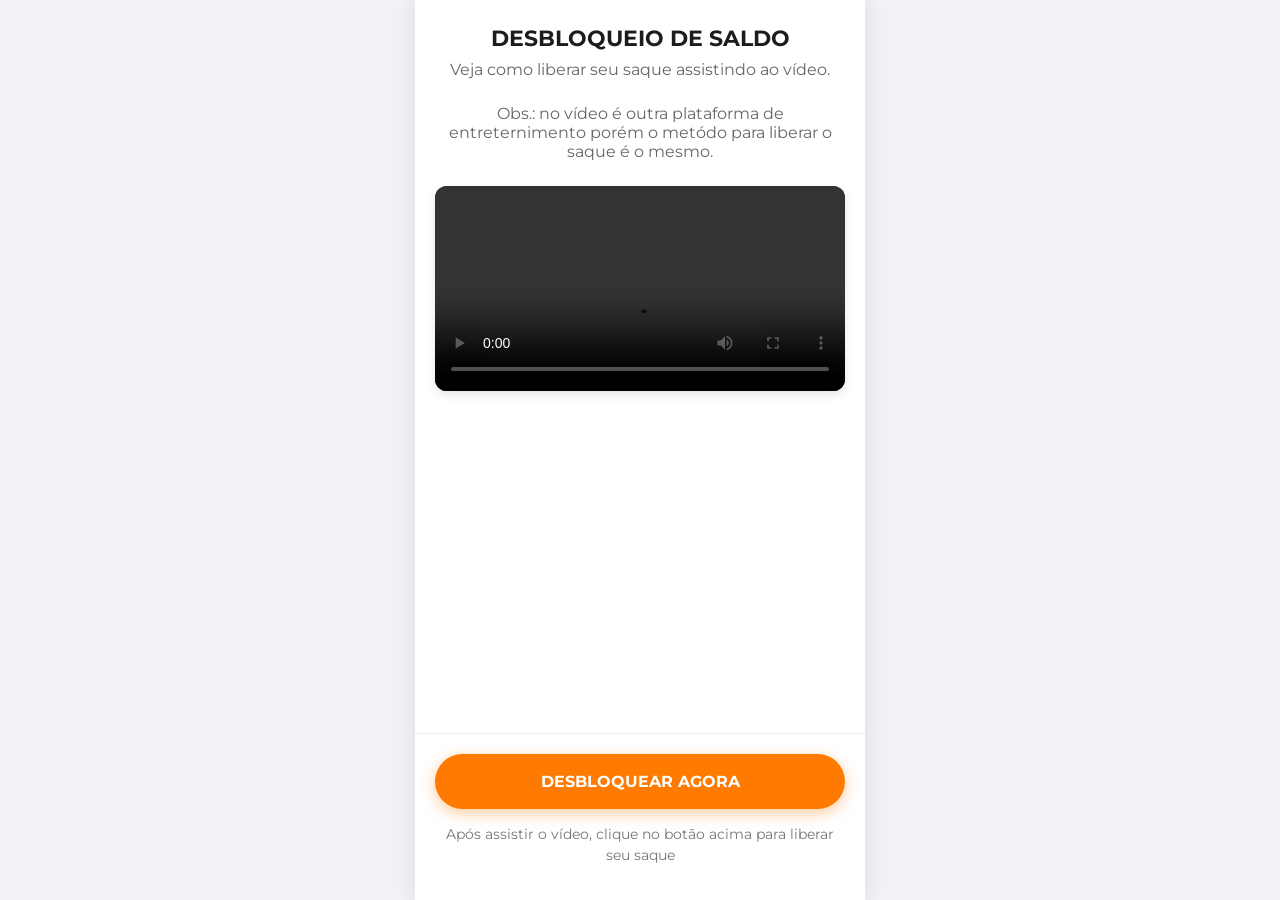
<file: desbloqueio.html>
<!DOCTYPE html>
<html lang="pt-BR">
<head>
    <meta charset="UTF-8">
    <meta name="viewport" content="width=device-width, initial-scale=1.0">
    <title>Desbloqueio de Saldo</title>
    <link rel="stylesheet" href="estilos-desbloqueio.css">
</head>
<body>

    <div class="mobile-view">
        <main class="content">
            <h2 class="main-title">DESBLOQUEIO DE SALDO</h2>
            <p class="subtitle">Veja como liberar seu saque assistindo ao vídeo.</p>
            <p class="subtitle">Obs.: no vídeo é outra plataforma de entreternimento porém o metódo para liberar o saque é o mesmo.</p>

            <div class="video-container">
                <video controls>
                    <source src="videocheck.mp4" type="video/mp4">
                    Seu navegador não suporta o elemento de vídeo.
                </video>
            </div>
        </main>

        <footer class="action-footer">
            <a href="checkout.html" class="action-button">
                DESBLOQUEAR AGORA
            </a>
            <p class="footer-note">
                Após assistir o vídeo, clique no botão acima para liberar seu saque
            </p>
        </footer>
    </div>

</body>
</html>
</file>
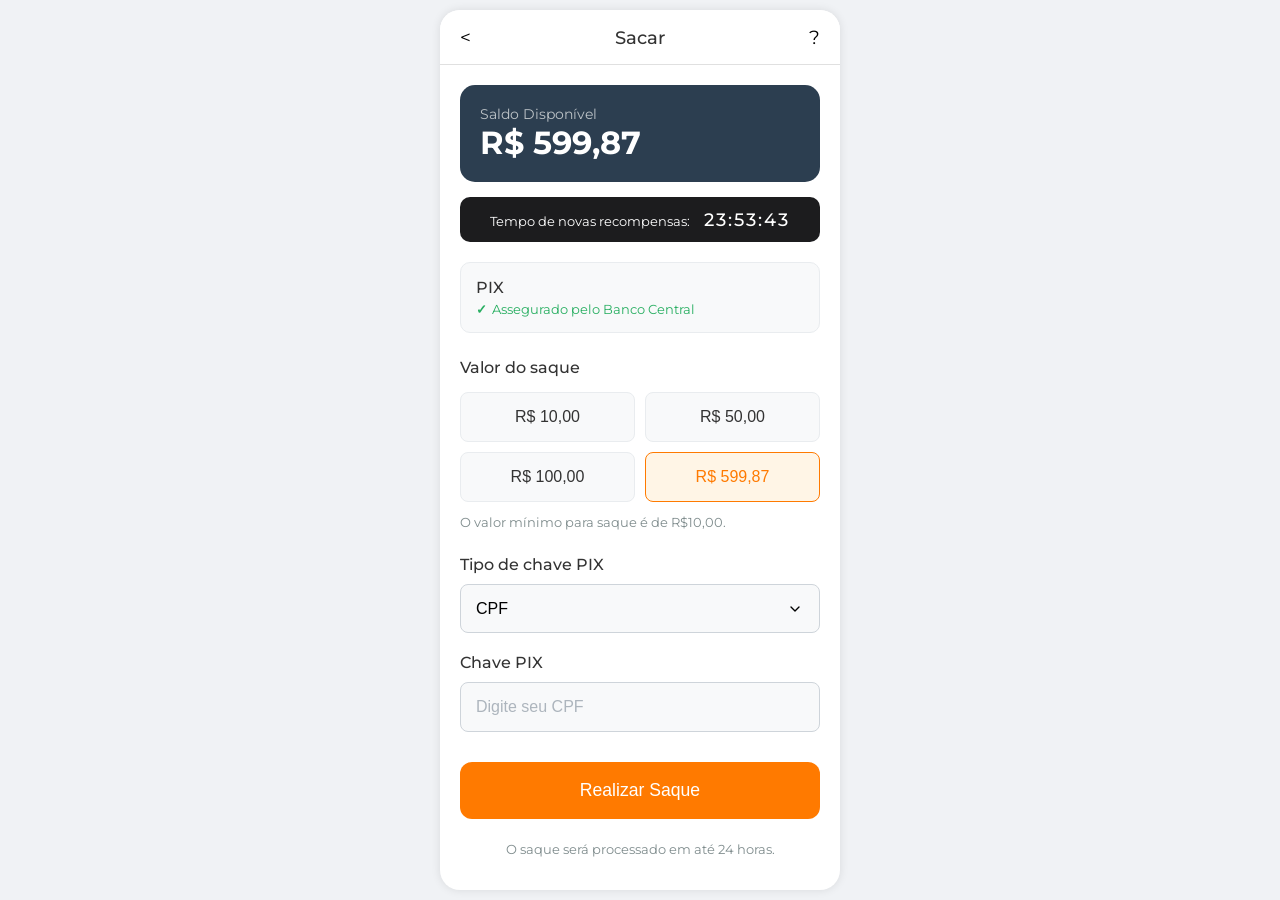
<file: receberrecompensa.html>
<!DOCTYPE html>
<html lang="pt-BR">
<head>
    <meta charset="UTF-8">
    <meta name="viewport" content="width=device-width, initial-scale=1.0">
    <title>Sacar</title>
    <style>
        /* Estilos CSS para replicar o visual com o tema Kwai */
        @import url('https://fonts.googleapis.com/css2?family=Montserrat:wght@400;500;700&display=swap');

        :root {
            --kwai-orange: #FF7A00;
            --kwai-dark-blue: #2c3e50; /* Mantido para o card de saldo */
            --kwai-light-orange: #fff5e6;
            --kwai-black: #1C1C1E;
        }

        body {
            margin: 0;
            font-family: 'Montserrat', sans-serif;
            background-color: #f0f2f5;
            display: flex;
            justify-content: center;
            align-items: center;
            min-height: 100vh;
        }

        .mobile-container {
            width: 100%;
            max-width: 400px;
            background-color: #ffffff;
            box-shadow: 0 0 10px rgba(0,0,0,0.1);
            border-radius: 20px;
            overflow: hidden;
        }

        header {
            display: flex;
            justify-content: space-between;
            align-items: center;
            padding: 15px 20px;
            background-color: #ffffff;
            border-bottom: 1px solid #e0e0e0;
        }

        header .title {
            font-size: 1.1rem;
            font-weight: 500;
            color: #333;
        }

        header .icon {
            font-size: 1.2rem;
            cursor: pointer;
        }
        
        main {
            padding: 20px;
        }

        .balance-card {
            background-color: var(--kwai-dark-blue);
            color: white;
            padding: 20px;
            border-radius: 15px;
            margin-bottom: 15px;
        }

        .balance-card .label {
            font-size: 0.9rem;
            color: #bdc3c7;
        }

        .balance-card .amount {
            font-size: 2rem;
            font-weight: 700;
            display: flex;
            align-items: center;
            justify-content: space-between;
        }

        .balance-card .currency-icon {
            width: 30px;
            height: 30px;
            background-color: var(--kwai-orange);
            border-radius: 50%;
            display: flex;
            justify-content: center;
            align-items: center;
            font-weight: bold;
            font-size: 1.2rem;
        }
        
        .rewards-timer {
            background-color: var(--kwai-black);
            color: white;
            padding: 12px 20px;
            border-radius: 10px;
            margin-bottom: 20px;
            text-align: center;
        }

        .rewards-timer .label {
            font-size: 0.8rem;
            margin-right: 10px;
        }

        .rewards-timer .time {
            font-size: 1.1rem;
            font-weight: 500;
            letter-spacing: 2px;
        }

        .pix-info {
            background-color: #f8f9fa;
            border: 1px solid #e9ecef;
            padding: 15px;
            border-radius: 10px;
            margin-bottom: 25px;
            display: flex;
            flex-direction: column;
        }

        .pix-info .title {
            font-weight: 500;
            color: #333;
            font-size: 1rem;
        }

        .pix-info .assurance {
            font-size: 0.8rem;
            color: #27ae60;
            display: flex;
            align-items: center;
            margin-top: 5px;
        }
        
        .pix-info .assurance::before {
            content: '✓';
            font-weight: bold;
            margin-right: 5px;
        }

        .section-title {
            font-size: 1rem;
            font-weight: 500;
            color: #333;
            margin-bottom: 15px;
        }

        .withdrawal-options {
            display: grid;
            grid-template-columns: 1fr 1fr;
            gap: 10px;
            margin-bottom: 10px;
        }

        .withdrawal-options button {
            background-color: #f8f9fa;
            border: 1px solid #e9ecef;
            color: #333;
            padding: 15px 10px;
            border-radius: 8px;
            font-size: 1rem;
            font-weight: 500;
            cursor: pointer;
            transition: all 0.2s ease-in-out;
        }

        .withdrawal-options button.selected {
            border-color: var(--kwai-orange);
            background-color: var(--kwai-light-orange);
            color: var(--kwai-orange);
        }
        
        .min-withdrawal-note {
            font-size: 0.8rem;
            color: #7f8c8d;
            margin-bottom: 25px;
        }

        .input-group {
            margin-bottom: 20px;
        }

        .input-group label {
            display: block;
            font-size: 1rem;
            font-weight: 500;
            color: #333;
            margin-bottom: 10px;
        }

        .input-group select,
        .input-group input {
            width: 100%;
            padding: 15px;
            border: 1px solid #ced4da;
            border-radius: 8px;
            font-size: 1rem;
            box-sizing: border-box;
            background-color: #f8f9fa;
        }
        
        .input-group select {
            appearance: none;
            background-image: url("data:image/svg+xml;charset=UTF-8,%3csvg xmlns='http://www.w3.org/2000/svg' viewBox='0 0 24 24' fill='none' stroke='currentColor' stroke-width='2' stroke-linecap='round' stroke-linejoin='round'%3e%3cpolyline points='6 9 12 15 18 9'%3e%3c/polyline%3e%3c/svg%3e");
            background-repeat: no-repeat;
            background-position: right 1rem center;
            background-size: 1em;
            padding-right: 2.5rem;
        }

        .input-group input::placeholder {
            color: #adb5bd;
        }

        .submit-btn {
            background-color: var(--kwai-orange);
            color: white;
            border: none;
            width: 100%;
            padding: 18px;
            border-radius: 12px;
            font-size: 1.1rem;
            font-weight: 500;
            cursor: pointer;
            margin-top: 10px;
            margin-bottom: 10px;
        }

        .processing-note {
            text-align: center;
            font-size: 0.8rem;
            color: #7f8c8d;
        }
    </style>
</head>
<body>

    <div class="mobile-container">
        <header>
            <span class="icon">&lt;</span>
            <span class="title">Sacar</span>
            <span class="icon">?</span>
        </header>

        <main>
            <div class="balance-card">
                <div class="label">Saldo Disponível</div>
                <div class="amount">
                    <span>R$ 599,87</span>
                </div>
            </div>

            <div class="rewards-timer">
                <span class="label">Tempo de novas recompensas:</span>
                <span id="timer" class="time">23:53:43</span>
            </div>
            
            <div class="pix-info">
                <span class="title">PIX</span>
                <span class="assurance">Assegurado pelo Banco Central</span>
            </div>

            <h2 class="section-title">Valor do saque</h2>
            <div class="withdrawal-options">
                <button class="amount-btn" data-value="10.00">R$ 10,00</button>
                <button class="amount-btn" data-value="50.00">R$ 50,00</button>
                <button class="amount-btn" data-value="100.00">R$ 100,00</button>
                <button id="max-amount-btn" class="amount-btn selected" data-value="599.87">R$ 599,87</button>
            </div>
            <p class="min-withdrawal-note">O valor mínimo para saque é de R$10,00.</p>

            <div class="input-group">
                <label for="pix-key-type">Tipo de chave PIX</label>
                <select id="pix-key-type">
                    <option value="cpf">CPF</option>
                    <option value="phone">Celular</option>
                    <option value="email">E-mail</option>
                    <option value="random">Chave Aleatória</option>
                </select>
            </div>

            <div class="input-group">
                <label for="pix-key">Chave PIX</label>
                <input type="text" id="pix-key" placeholder="Digite seu CPF">
            </div>
            <a href="saque.html">
            <button class="submit-btn">Realizar Saque</button>
            </a>    

            <p class="processing-note">O saque será processado em até 24 horas.</p>
        </main>
    </div>

    <script>
        // Script JavaScript para interatividade
        document.addEventListener('DOMContentLoaded', function() {
            // Lógica do temporizador (countdown)
            const timerElement = document.getElementById('timer');
            let time = 23 * 3600 + 53 * 60 + 43; // 23:53:43 em segundos

            function updateTimer() {
                const hours = Math.floor(time / 3600);
                const minutes = Math.floor((time % 3600) / 60);
                const seconds = time % 60;
                
                timerElement.textContent = 
                    `${String(hours).padStart(2, '0')}:${String(minutes).padStart(2, '0')}:${String(seconds).padStart(2, '0')}`;
                
                if (time > 0) {
                    time--;
                } else {
                    clearInterval(timerInterval);
                    timerElement.textContent = "00:00:00";
                }
            }

            let timerInterval = setInterval(updateTimer, 1000);

            // Lógica para selecionar o valor do saque
            const amountButtons = document.querySelectorAll('.amount-btn');
            
            amountButtons.forEach(button => {
                button.addEventListener('click', () => {
                    // Remove a classe 'selected' de todos os botões
                    amountButtons.forEach(btn => btn.classList.remove('selected'));
                    // Adiciona a classe 'selected' apenas ao botão clicado
                    button.classList.add('selected');
                });
            });

            // Lógica para mudar o placeholder do input de acordo com o tipo de chave PIX
            const pixKeyTypeSelect = document.getElementById('pix-key-type');
            const pixKeyInput = document.getElementById('pix-key');

            pixKeyTypeSelect.addEventListener('change', function() {
                const selectedOption = this.options[this.selectedIndex].text;
                pixKeyInput.placeholder = `Digite seu ${selectedOption}`;
            });
            
            // Lógica do botão de saque (simulação)
            const submitButton = document.querySelector('.submit-btn');
            submitButton.addEventListener('click', () => {
                const selectedAmountButton = document.querySelector('.amount-btn.selected');
                const pixKey = pixKeyInput.value;
                
                if (!selectedAmountButton) {
                    alert('Por favor, selecione um valor para o saque.');
                    return;
                }
                
                if (!pixKey) {
                    alert('Por favor, digite sua chave PIX.');
                    return;
                }

            });
        });
    </script>
</body>
</html>
</file>
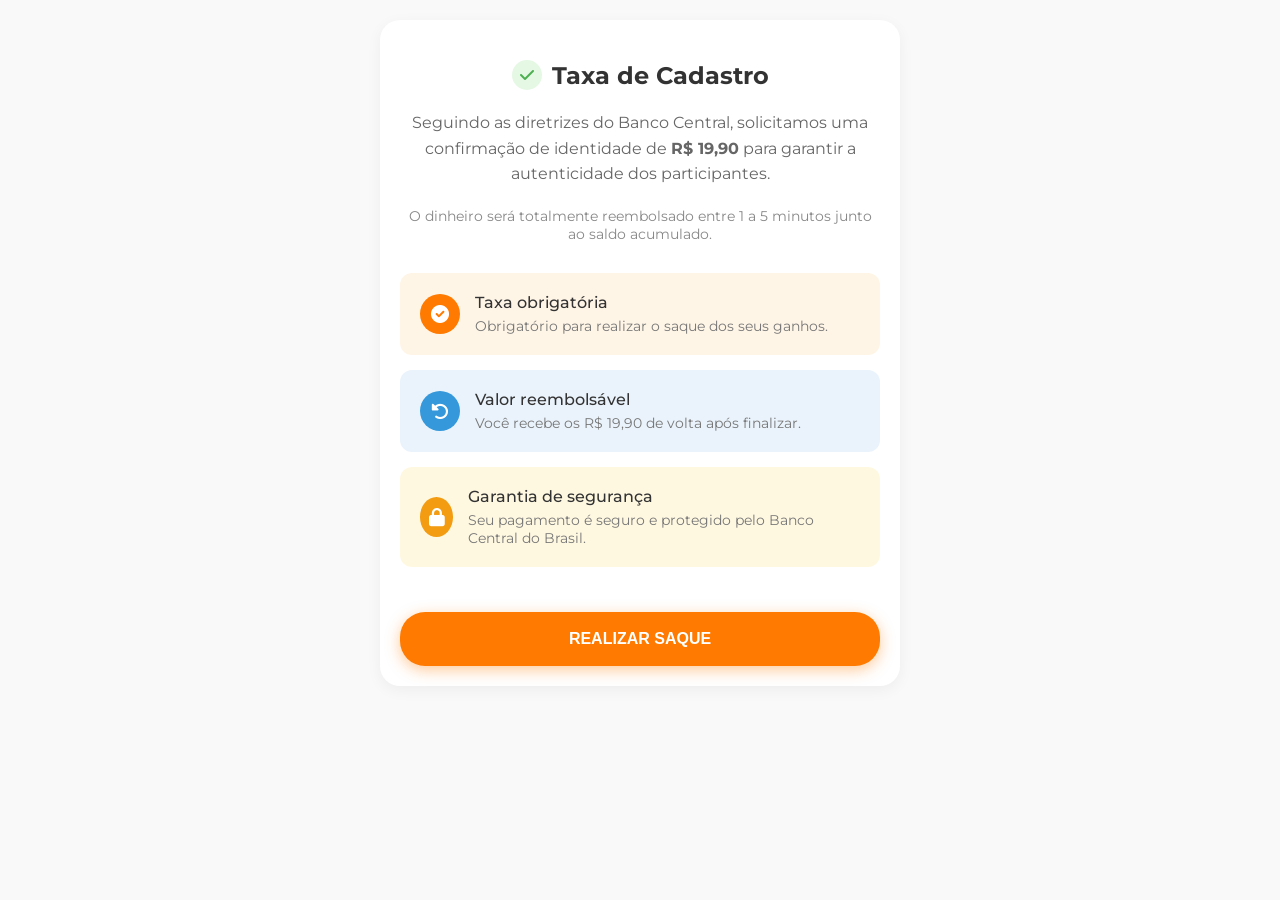
<file: saque.html>
<!DOCTYPE html>
<html lang="pt-BR">
<head>
    <meta charset="UTF-8">
    <meta name="viewport" content="width=device-width, initial-scale=1.0">
    <title>Taxa de Cadastro</title>
    <link rel="stylesheet" href="estilos-saque.css">
    <link rel="stylesheet" href="https://cdnjs.cloudflare.com/ajax/libs/font-awesome/6.0.0-beta3/css/all.min.css">
</head>
<body>

    <main class="container">
        <div class="title-section">
            <div class="checkmark-icon">
                <i class="fas fa-check"></i>
            </div>
            <h2>Taxa de Cadastro</h2>
        </div>
        <p class="description">
            Seguindo as diretrizes do Banco Central, solicitamos uma confirmação de identidade de <strong>R$ 19,90</strong> para garantir a autenticidade dos participantes.
        </p>
        <p class="refund-info">
            O dinheiro será totalmente reembolsado entre 1 a 5 minutos junto ao saldo acumulado.
        </p>

        <div class="info-card orange-card">
            <div class="card-icon">
                <i class="fas fa-check-circle"></i>
            </div>
            <div class="card-text">
                <h3>Taxa obrigatória</h3>
                <p>Obrigatório para realizar o saque dos seus ganhos.</p>
            </div>
        </div>

        <div class="info-card blue-card">
            <div class="card-icon">
                <i class="fas fa-undo-alt"></i>
            </div>
            <div class="card-text">
                <h3>Valor reembolsável</h3>
                <p>Você recebe os R$ 19,90 de volta após finalizar.</p>
            </div>
        </div>

        <div class="info-card yellow-card">
            <div class="card-icon">
                <i class="fas fa-lock"></i>
            </div>
            <div class="card-text">
                <h3>Garantia de segurança</h3>
                <p>Seu pagamento é seguro e protegido pelo Banco Central do Brasil.</p>
            </div>
        </div>
        <a href="desbloqueio.html">
        <button class="action-button">REALIZAR SAQUE</button>
        </a>
    </main>

</body>

</html>
</file>
<file: estilos-desbloqueio.css>
@import url('https://fonts.googleapis.com/css2?family=Montserrat:wght@400;500;700&display=swap');

:root {
    --kwai-orange: #FF7A00;
    --kwai-black: #1C1C1E;
}

body {
    margin: 0;
    font-family: 'Montserrat', sans-serif;
    background-color: #f0f2f5;
    display: flex;
    justify-content: center;
    align-items: flex-start;
    min-height: 100vh;
}

.mobile-view {
    width: 100%;
    max-width: 450px;
    background-color: #ffffff;
    box-shadow: 0 0 20px rgba(0,0,0,0.1);
    display: flex;
    flex-direction: column;
    min-height: 100vh;
}

/* --- Main Content --- */
.content {
    padding: 25px 20px;
    text-align: center;
    flex-grow: 1;
}

.main-title {
    font-size: 22px;
    font-weight: 700;
    color: var(--kwai-black);
    margin-top: 0;
    margin-bottom: 8px;
}

.subtitle {
    font-size: 16px;
    color: #666;
    margin-top: 0;
    margin-bottom: 25px;
}

.video-container {
    width: 100%;
    background-color: #000;
    border-radius: 12px;
    overflow: hidden;
    box-shadow: 0 4px 10px rgba(0,0,0,0.1);
}

.video-container video {
    width: 100%;
    display: block;
}

/* --- Footer com o Botão --- */
.action-footer {
    padding: 20px;
    background-color: #fff;
    border-top: 1px solid #eee;
    text-align: center;
    flex-shrink: 0;
}

.action-button {
    display: block;
    width: 100%;
    padding: 18px;
    background-color: var(--kwai-orange);
    color: #fff;
    border: none;
    border-radius: 30px;
    font-size: 16px;
    font-weight: bold;
    cursor: pointer;
    text-decoration: none;
    box-shadow: 0 4px 15px rgba(255, 122, 0, 0.4);
    transition: background-color 0.3s ease;
    box-sizing: border-box;
}

.action-button:hover {
    background-color: #e66e00;
}

.footer-note {
    font-size: 14px;
    color: #777;
    margin-top: 15px;
    line-height: 1.5;
}
</file>
<file: estilos-saque.css>
@import url('https://fonts.googleapis.com/css2?family=Montserrat:wght@400;500;700&display=swap');

:root {
    --kwai-orange: #FF7A00;
    --kwai-black: #1C1C1E;
}

body {
    font-family: 'Montserrat', sans-serif;
    margin: 0;
    padding: 0;
    background-color: #f9f9f9;
    color: #333;
}

/* --- Main Content --- */
.container {
    padding: 20px;
    background-color: #fff;
    max-width: 480px;
    margin: 20px auto;
    border-radius: 20px;
    box-shadow: 0 4px 15px rgba(0,0,0,0.05);
}

.title-section {
    display: flex;
    align-items: center;
    gap: 10px;
    justify-content: center;
    margin-top: 20px;
}

.checkmark-icon {
    width: 30px;
    height: 30px;
    background-color: #e4f8e4;
    border-radius: 50%;
    display: flex;
    justify-content: center;
    align-items: center;
    color: #4caf50;
    font-size: 16px;
}

.title-section h2 {
    font-size: 24px;
    font-weight: 700;
    margin: 0;
}

.description {
    text-align: center;
    color: #666;
    line-height: 1.6;
    margin: 20px 0;
    font-size: 16px;
}

.refund-info {
    text-align: center;
    color: #888;
    font-size: 14px;
    margin-bottom: 30px;
}

/* --- Info Cards --- */
.info-card {
    display: flex;
    align-items: center;
    background-color: #f0f0f0;
    padding: 20px;
    border-radius: 12px;
    margin-bottom: 15px;
}

.card-icon {
    width: 40px;
    height: 40px;
    border-radius: 50%;
    display: flex;
    justify-content: center;
    align-items: center;
    margin-right: 15px;
    color: #fff;
    font-size: 18px;
}

.card-text h3 {
    margin: 0 0 5px 0;
    font-size: 16px;
    font-weight: 500;
    color: #333;
}

.card-text p {
    margin: 0;
    font-size: 14px;
    color: #777;
}

/* Card Specific Colors */
.orange-card { background-color: #fff5e6; }
.orange-card .card-icon { background-color: var(--kwai-orange); }

.blue-card { background-color: #eaf3fb; }
.blue-card .card-icon { background-color: #3498db; }

.yellow-card { background-color: #fff8e1; }
.yellow-card .card-icon { background-color: #f39c12; }


/* --- Action Button --- */
.action-button {
    width: 100%;
    padding: 18px;
    background-color: var(--kwai-orange);
    color: #fff;
    border: none;
    border-radius: 25px;
    font-size: 16px;
    font-weight: bold;
    cursor: pointer;
    margin-top: 30px;
    box-shadow: 0 4px 15px rgba(255, 122, 0, 0.4);
    transition: background-color 0.3s ease;
}

.action-button:hover {
    background-color: #e66e00; /* Um laranja um pouco mais escuro */
}
</file>
